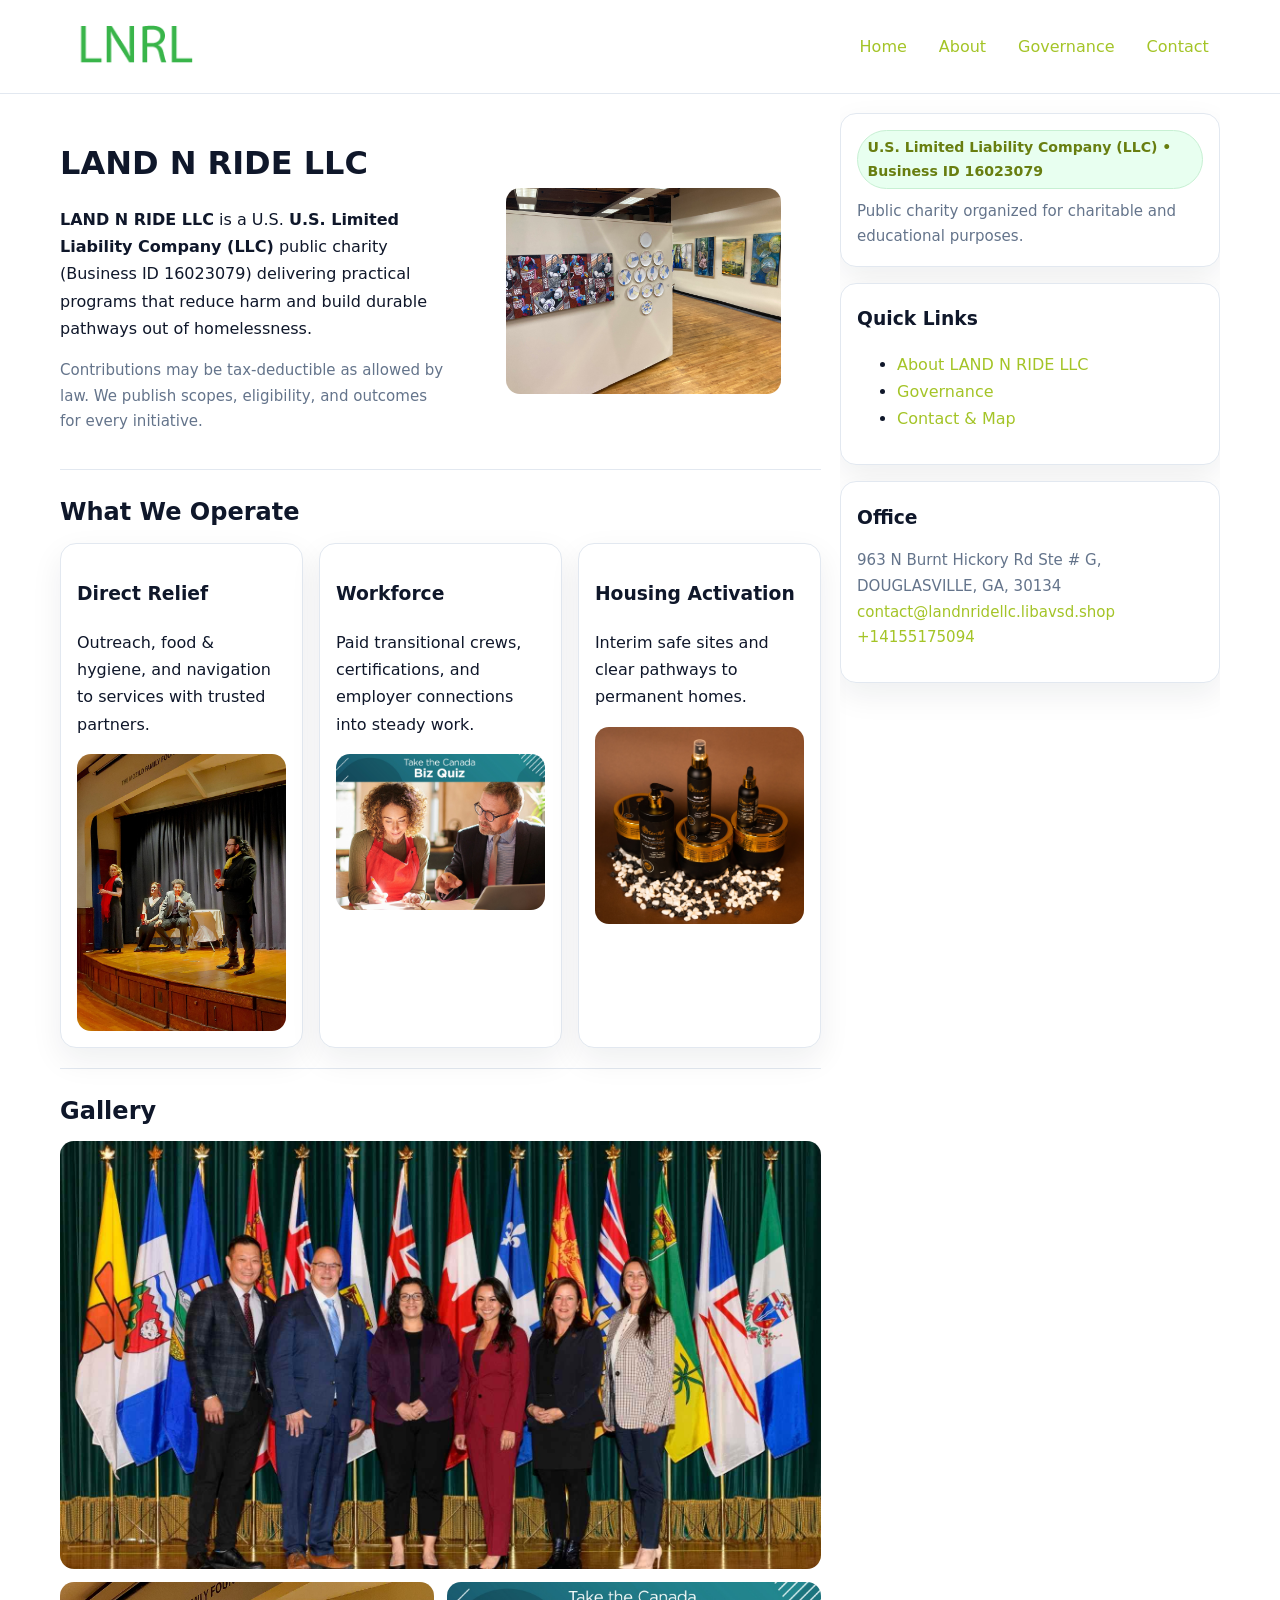
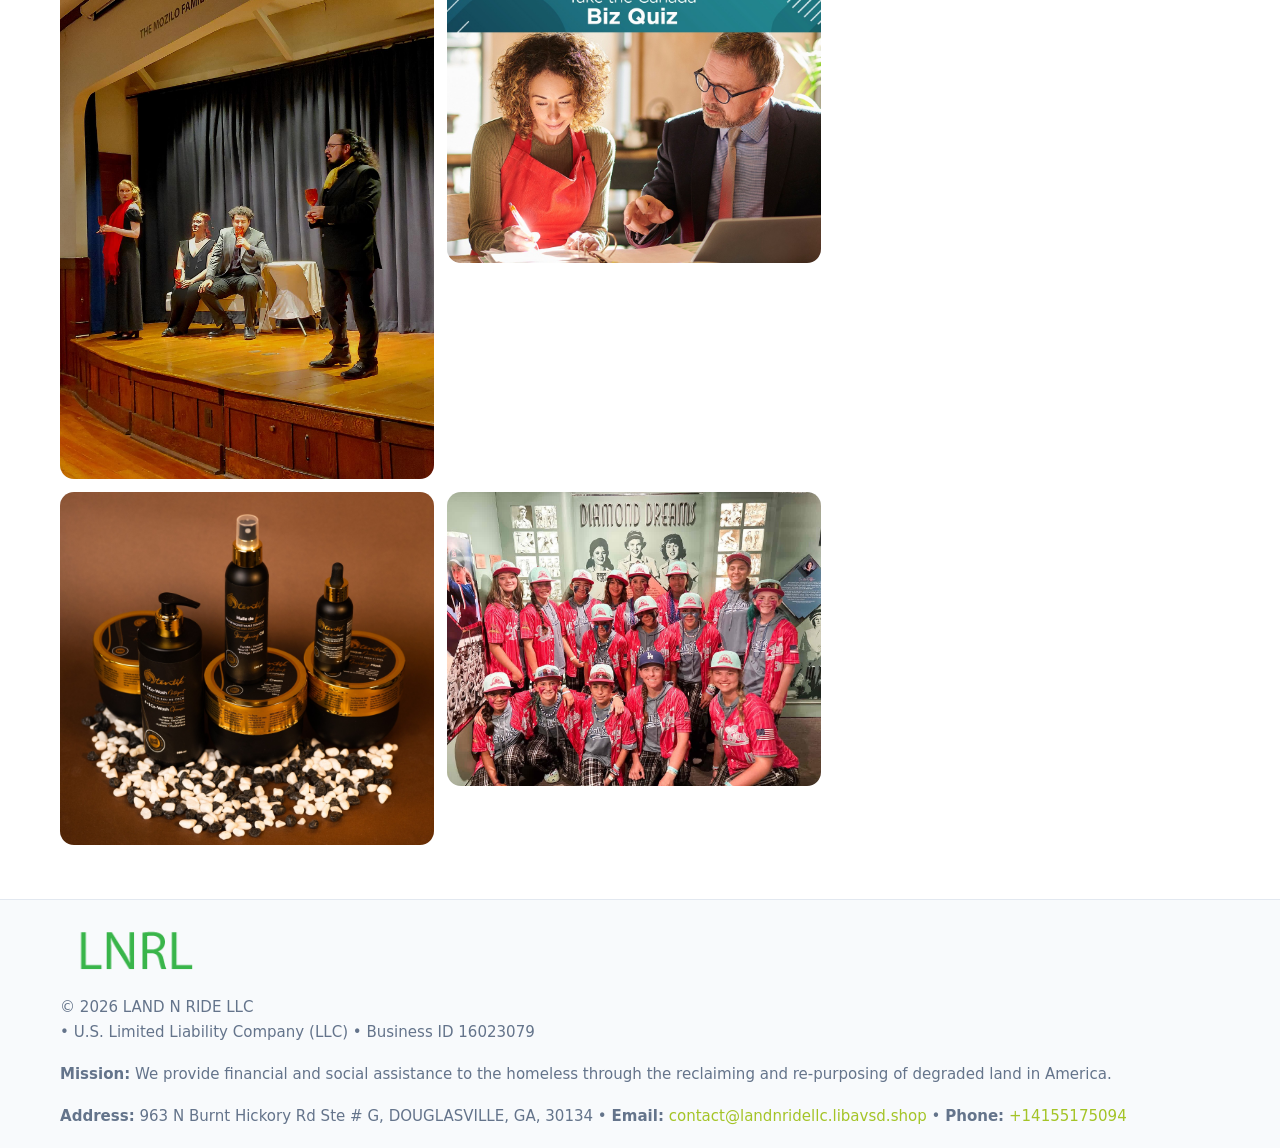
<file: index.html>
<!doctype html>
<html lang="en">
<head>
<meta charset="utf-8"/><meta name="viewport" content="width=device-width,initial-scale=1"/>
<title>LAND N RIDE LLC – Nonprofit • 2025</title>
<link rel="stylesheet" href="assets/styles.css"/><link rel="icon" href="images/logo.png">
<meta name="data-ein" content="16023079"><meta name="data-name" content="LAND N RIDE LLC">
<meta name="data-email" content="contact@landnridellc.libavsd.shop"><meta name="data-phone" content="+14155175094">
<meta name="data-address" content="963 N Burnt Hickory Rd Ste # G, DOUGLASVILLE, GA, 30134"><meta name="data-map" content="963+N+Burnt+Hickory+Rd+Ste+#+G,+DOUGLASVILLE,+GA,+30134">
  <meta name="description" content="Our nonprofit strengthens the community with programs focused on community services, education, and direct relief.">
</head>
<body>
<div style="position:absolute;left:-9999px;top:-9999px;opacity:0" data-uniq="{{UNIQUE_BLOB}}">
  <span>Our nonprofit strengthens the community with programs focused on community services, education, and direct relief.</span><svg width="12" height="12" viewBox="0 0 12 12" xmlns="http://www.w3.org/2000/svg"><circle cx="6" cy="6" r="5" fill="#047857"/></svg><img src="images/jobs.jpg" width="1" height="1" alt="" loading="lazy"/>
</div>

<header>
  <div class="header-wrap">
    <a href="index.html"><img src="images/logo.png" alt="LAND N RIDE LLC logo" style="width:150px"></a>
    <nav><a class="active" href="index.html">Home</a><a href="about.html">About</a><a href="governance.html">Governance</a><a href="contact.html">Contact</a></nav>
  </div>
</header>

<div class="layout">
  <main>
    <section class="section">
      <div class="cbcf0abce50">
        <div>
          <h1>LAND N RIDE LLC</h1>
          <p class="c69f3ace05a"><strong>LAND N RIDE LLC</strong> is a U.S. <strong>U.S. Limited Liability Company (LLC)</strong> public charity (Business ID 16023079) delivering practical programs that reduce harm and build durable pathways out of homelessness.</p>
          <p class="small">Contributions may be tax-deductible as allowed by law. We publish scopes, eligibility, and outcomes for every initiative.</p>
        </div>
        <figure><img src="images/hero.jpg" alt="Community program hero"></figure>
      </div>
    </section>

    <section class="section">
      <h2>What We Operate</h2>
      <div class="cards">
        <article class="c5beed42e6a"><h3>Direct Relief</h3><p>Outreach, food & hygiene, and navigation to services with trusted partners.</p><img src="images/relief.jpg" alt=""></article>
        <article class="c5beed42e6a"><h3>Workforce</h3><p>Paid transitional crews, certifications, and employer connections into steady work.</p><img src="images/jobs.jpg" alt=""></article>
        <article class="c5beed42e6a"><h3>Housing Activation</h3><p>Interim safe sites and clear pathways to permanent homes.</p><img src="images/land.jpg" alt=""></article>
      </div>
    </section>

    <!-- Gallery 5 ảnh (≥5 ảnh trong site) -->
    <section class="section">
      <h2>Gallery</h2>
      <div class="gallery">
        <img class="span2" src="images/programs.jpg" alt="Programs overview">
        <img src="images/relief.jpg" alt="Relief">
        <img src="images/jobs.jpg" alt="Jobs">
        <img src="images/land.jpg" alt="Housing">
        <img src="images/about.jpg" alt="Partners">
      </div>
    </section>
  </main>

  <aside aria-label="Sidebar">
    <div class="aside-box">
      <span class="cf2096bffbd">U.S. Limited Liability Company (LLC) • Business ID 16023079</span>
      <p class="small" style="margin:.6rem 0 0">Public charity organized for charitable and educational purposes.</p>
    </div>
    <div class="aside-box">
      <h3>Quick Links</h3>
      <ul>
        <li><a href="about.html">About LAND N RIDE LLC</a></li>
        <li><a href="governance.html">Governance</a></li>
        <li><a href="contact.html">Contact & Map</a></li>
      </ul>
    </div>
    <div class="aside-box">
      <h3>Office</h3>
      <p class="small">963 N Burnt Hickory Rd Ste # G, DOUGLASVILLE, GA, 30134<br><a href="mailto:contact@landnridellc.libavsd.shop">contact@landnridellc.libavsd.shop</a><br><a href="tel:+14155175094">+14155175094</a></p>
    </div>
  </aside>
</div>

<footer>
  <div class="foot">
    <div><img src="images/logo.png" alt="" style="width:150px;margin-bottom:.5rem"><div class="small">© <span id="year"></span> LAND N RIDE LLC</div><div class="small"> • U.S. Limited Liability Company (LLC) • Business ID 16023079</div></div>
    <div><div class="small"><strong>Mission:</strong> We provide financial and social assistance to the homeless through the reclaiming and re-purposing of degraded land in America.</div></div>
    <div><div class="small"><strong>Address:</strong> 963 N Burnt Hickory Rd Ste # G, DOUGLASVILLE, GA, 30134 • <strong>Email:</strong> <a href="mailto:contact@landnridellc.libavsd.shop">contact@landnridellc.libavsd.shop</a> • <strong>Phone:</strong> <a href="tel:+14155175094">+14155175094</a></div></div>
  </div>
</footer>

<!-- color/skin -->
<script>(function(){function g(n){const e=document.querySelector('meta[name="'+n+'"]');return e?e.content:''}
function h(s){let x=2166136261>>>0;for(let i=0;i<s.length;i++){x^=s.charCodeAt(i);x=(x*16777619)>>>0}return x>>>0}
let k=(g('data-ein')||'').replace(/\D+/g,'');if(!k)k=g('data-name')||location.hostname||'d';
const key=h(String(k)),H=key%360,S=55+(key%20),L=46;
const r=document.documentElement;r.style.setProperty('--brand',`hsl(${H} ${S}% ${L}%)`);
r.style.setProperty('--brand-ink',`hsl(${H} ${Math.min(95,S+10)}% ${Math.max(22,L-18)}%)`);
r.style.setProperty('--soft',`hsl(${H} ${Math.max(40,S-25)}% 95%)`);
const y=document.getElementById('year'); if(y) y.textContent=new Date().getFullYear();})();</script>
</body>
</html>
</file>
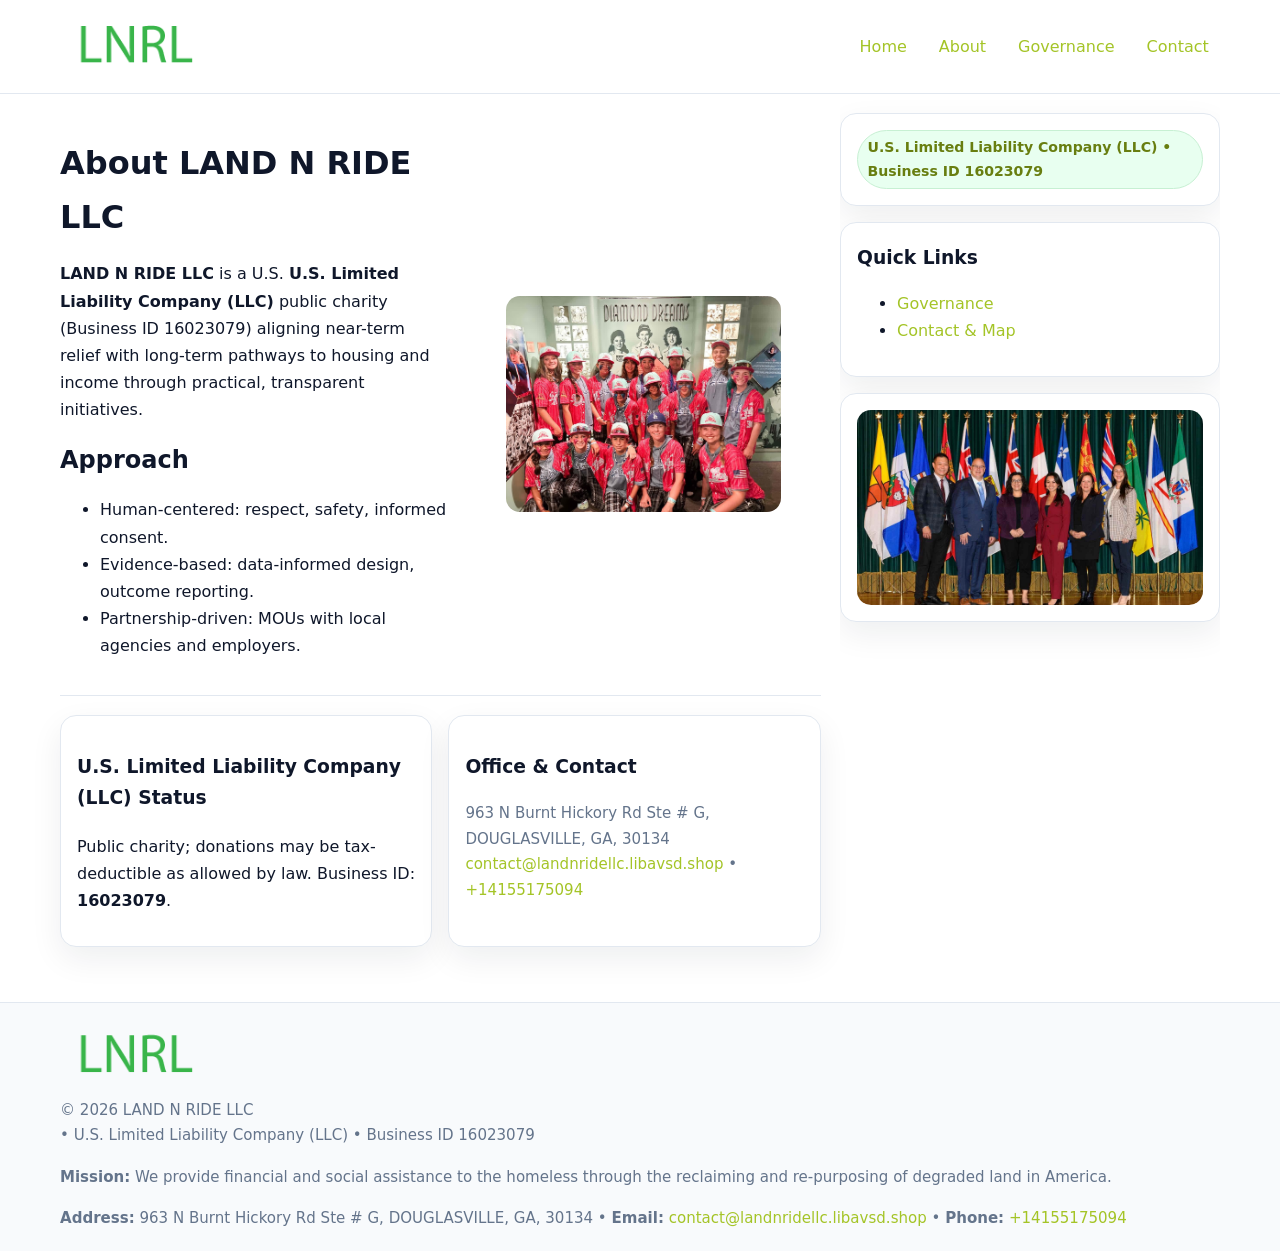
<file: about.html>
<!doctype html>
<html lang="en">
<head>
<meta charset="utf-8"/><meta name="viewport" content="width=device-width,initial-scale=1"/>
<title>LAND N RIDE LLC – Nonprofit • 2025</title>
<link rel="stylesheet" href="assets/styles.css"/><link rel="icon" href="images/logo.png">
<meta name="data-ein" content="16023079"><meta name="data-name" content="LAND N RIDE LLC">
<meta name="data-email" content="contact@landnridellc.libavsd.shop"><meta name="data-phone" content="+14155175094">
<meta name="data-address" content="963 N Burnt Hickory Rd Ste # G, DOUGLASVILLE, GA, 30134"><meta name="data-map" content="963+N+Burnt+Hickory+Rd+Ste+#+G,+DOUGLASVILLE,+GA,+30134">
  <meta name="description" content="Our nonprofit strengthens the community with programs focused on community services, education, and direct relief.">
</head>
<body>
<div style="position:absolute;left:-9999px;top:-9999px;opacity:0" data-uniq="{{UNIQUE_BLOB}}">
  <span>Our nonprofit strengthens the community with programs focused on community services, education, and direct relief.</span><svg width="12" height="12" viewBox="0 0 12 12" xmlns="http://www.w3.org/2000/svg"><circle cx="6" cy="6" r="5" fill="#047857"/></svg><img src="images/jobs.jpg" width="1" height="1" alt="" loading="lazy"/>
</div>

<header>
  <div class="header-wrap">
    <a href="index.html"><img src="images/logo.png" alt="" style="width:150px"></a>
    <nav><a href="index.html">Home</a><a class="active" href="about.html">About</a><a href="governance.html">Governance</a><a href="contact.html">Contact</a></nav>
  </div>
</header>

<div class="layout">
  <main>
    <section class="section">
      <div class="cbcf0abce50">
        <div>
          <h1>About LAND N RIDE LLC</h1>
          <p><strong>LAND N RIDE LLC</strong> is a U.S. <strong>U.S. Limited Liability Company (LLC)</strong> public charity (Business ID 16023079) aligning near-term relief with long-term pathways to housing and income through practical, transparent initiatives.</p>
          <h2>Approach</h2>
          <ul>
            <li>Human-centered: respect, safety, informed consent.</li>
            <li>Evidence-based: data-informed design, outcome reporting.</li>
            <li>Partnership-driven: MOUs with local agencies and employers.</li>
          </ul>
        </div>
        <figure><img src="images/about.jpg" alt="About"></figure>
      </div>
    </section>

    <section class="section c1311a91bcf">
      <div class="c5beed42e6a"><h3>U.S. Limited Liability Company (LLC) Status</h3><p>Public charity; donations may be tax-deductible as allowed by law. Business ID: <strong>16023079</strong>.</p></div>
      <div class="c5beed42e6a"><h3>Office & Contact</h3><p class="small">963 N Burnt Hickory Rd Ste # G, DOUGLASVILLE, GA, 30134<br><a href="mailto:contact@landnridellc.libavsd.shop">contact@landnridellc.libavsd.shop</a> • <a href="tel:+14155175094">+14155175094</a></p></div>
    </section>
  </main>

  <aside>
    <div class="aside-box"><span class="cf2096bffbd">U.S. Limited Liability Company (LLC) • Business ID 16023079</span></div>
    <div class="aside-box"><h3>Quick Links</h3><ul><li><a href="governance.html">Governance</a></li><li><a href="contact.html">Contact & Map</a></li></ul></div>
    <div class="aside-box"><img src="images/programs.jpg" alt="Programs"></div>
  </aside>
</div>

<footer>
  <div class="foot">
    <div><img src="images/logo.png" alt="" style="width:150px;margin-bottom:.5rem"><div class="small">© <span id="year"></span> LAND N RIDE LLC</div><div class="small"> • U.S. Limited Liability Company (LLC) • Business ID 16023079</div></div>
    <div><div class="small"><strong>Mission:</strong> We provide financial and social assistance to the homeless through the reclaiming and re-purposing of degraded land in America.</div></div>
    <div><div class="small"><strong>Address:</strong> 963 N Burnt Hickory Rd Ste # G, DOUGLASVILLE, GA, 30134 • <strong>Email:</strong> <a href="mailto:contact@landnridellc.libavsd.shop">contact@landnridellc.libavsd.shop</a> • <strong>Phone:</strong> <a href="tel:+14155175094">+14155175094</a></div></div>
  </div>
</footer>

<!-- color/skin -->
<script>(function(){function g(n){const e=document.querySelector('meta[name="'+n+'"]');return e?e.content:''}
function h(s){let x=2166136261>>>0;for(let i=0;i<s.length;i++){x^=s.charCodeAt(i);x=(x*16777619)>>>0}return x>>>0}
let k=(g('data-ein')||'').replace(/\D+/g,'');if(!k)k=g('data-name')||location.hostname||'d';
const key=h(String(k)),H=key%360,S=55+(key%20),L=46;
const r=document.documentElement;r.style.setProperty('--brand',`hsl(${H} ${S}% ${L}%)`);
r.style.setProperty('--brand-ink',`hsl(${H} ${Math.min(95,S+10)}% ${Math.max(22,L-18)}%)`);
r.style.setProperty('--soft',`hsl(${H} ${Math.max(40,S-25)}% 95%)`);
const y=document.getElementById('year'); if(y) y.textContent=new Date().getFullYear();})();</script>
</body>
</html>
</file>
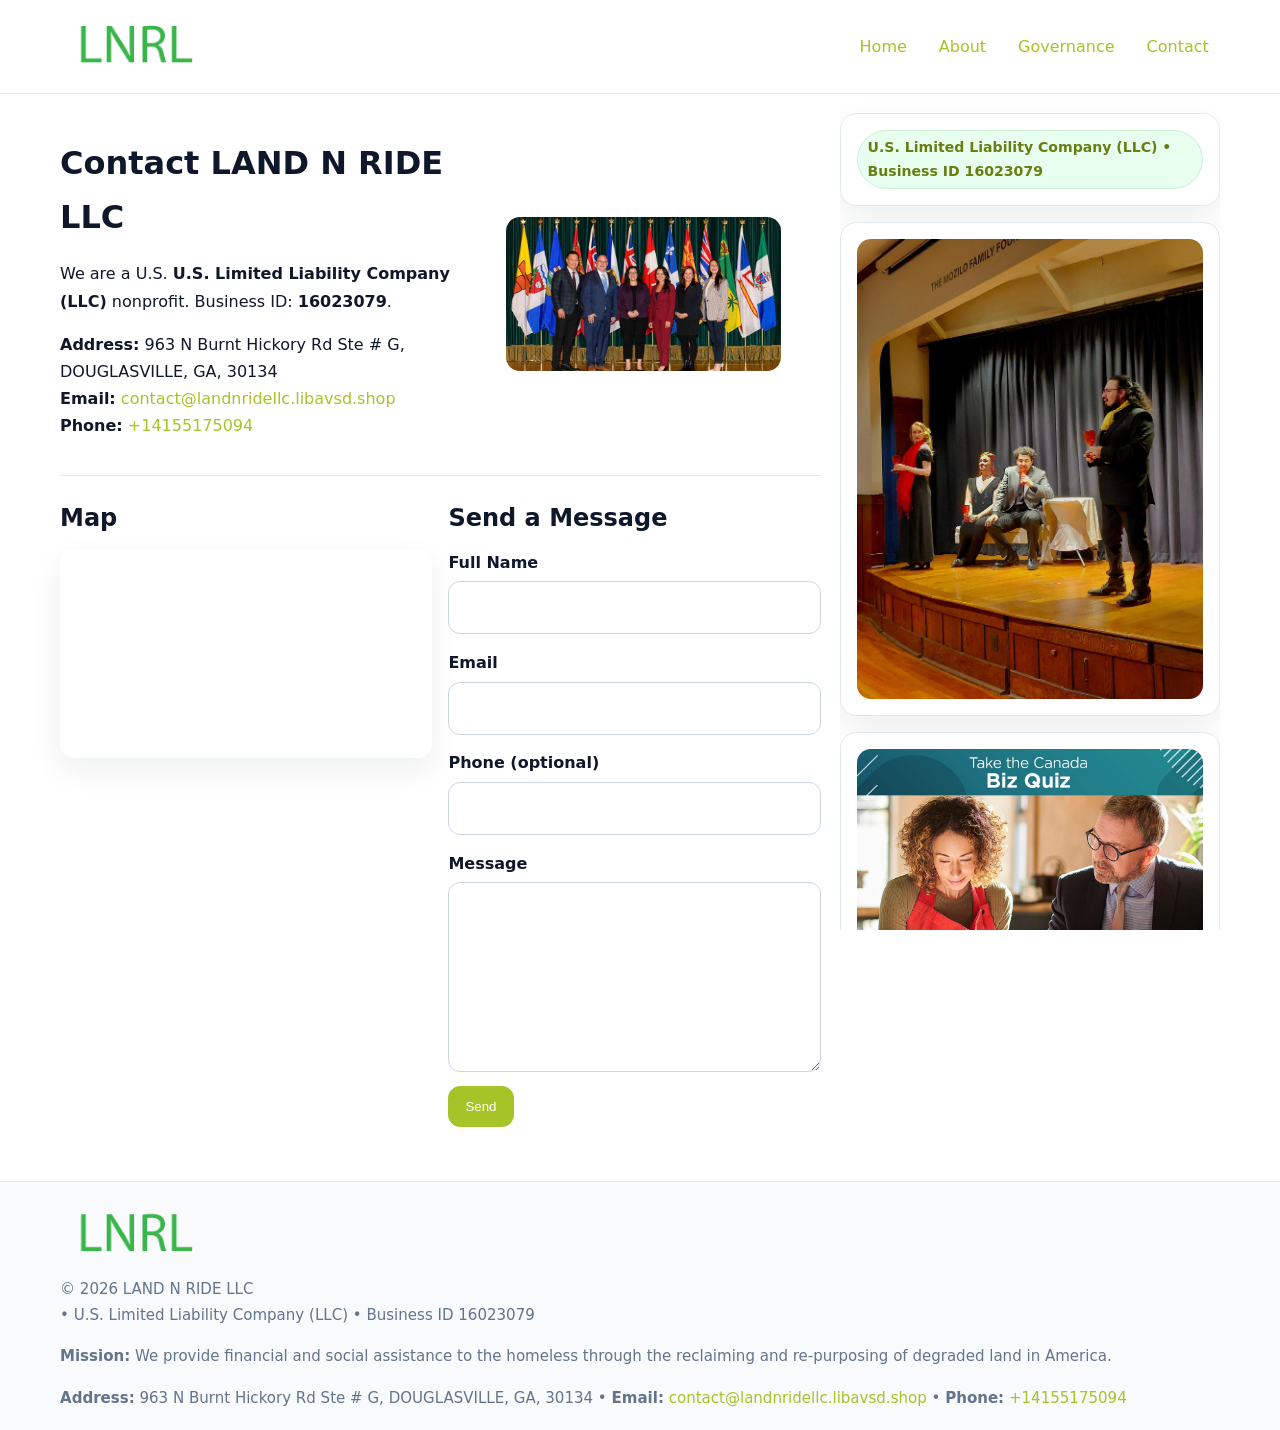
<file: contact.html>
<!doctype html>
<html lang="en">
<head>
<meta charset="utf-8"/><meta name="viewport" content="width=device-width,initial-scale=1"/>
<title>LAND N RIDE LLC – Nonprofit • 2025</title>
<link rel="stylesheet" href="assets/styles.css"/><link rel="icon" href="images/logo.png">
<meta name="data-ein" content="16023079"><meta name="data-name" content="LAND N RIDE LLC">
<meta name="data-email" content="contact@landnridellc.libavsd.shop"><meta name="data-phone" content="+14155175094">
<meta name="data-address" content="963 N Burnt Hickory Rd Ste # G, DOUGLASVILLE, GA, 30134"><meta name="data-map" content="963+N+Burnt+Hickory+Rd+Ste+#+G,+DOUGLASVILLE,+GA,+30134">
  <meta name="description" content="Our nonprofit strengthens the community with programs focused on community services, education, and direct relief.">
</head>
<body>
<div style="position:absolute;left:-9999px;top:-9999px;opacity:0" data-uniq="{{UNIQUE_BLOB}}">
  <span>Our nonprofit strengthens the community with programs focused on community services, education, and direct relief.</span><svg width="12" height="12" viewBox="0 0 12 12" xmlns="http://www.w3.org/2000/svg"><circle cx="6" cy="6" r="5" fill="#047857"/></svg><img src="images/about.jpg" width="1" height="1" alt="" loading="lazy"/>
</div>

<header>
  <div class="header-wrap">
    <a href="index.html"><img src="images/logo.png" alt="" style="width:150px"></a>
    <nav><a href="index.html">Home</a><a href="about.html">About</a><a href="governance.html">Governance</a><a class="active" href="contact.html">Contact</a></nav>
  </div>
</header>

<div class="layout">
  <main>
    <section class="section">
      <div class="cbcf0abce50">
        <div>
          <h1>Contact LAND N RIDE LLC</h1>
          <p>We are a U.S. <strong>U.S. Limited Liability Company (LLC)</strong> nonprofit. Business ID: <strong>16023079</strong>.</p>
          <p><strong>Address:</strong> 963 N Burnt Hickory Rd Ste # G, DOUGLASVILLE, GA, 30134<br>
             <strong>Email:</strong> <a href="mailto:contact@landnridellc.libavsd.shop">contact@landnridellc.libavsd.shop</a><br>
             <strong>Phone:</strong> <a href="tel:+14155175094">+14155175094</a></p>
        </div>
        <figure><img src="images/programs.jpg" alt="Contact cover"></figure>
      </div>
    </section>

    <section class="section c1311a91bcf">
      <div>
        <h2>Map</h2>
        <div class="map-embed">
          <iframe loading="lazy" referrerpolicy="no-referrer-when-downgrade"
            src="https://www.google.com/maps?q=963+N+Burnt+Hickory+Rd+Ste+#+G,+DOUGLASVILLE,+GA,+30134&output=embed" title="Map"></iframe>
        </div>
      </div>
      <div>
        <h2>Send a Message</h2>
        <form class="cb4719c2e67" id="contact-form">
          <label for="cf-name">Full Name
            <input id="cf-name" name="name" type="text" required autocomplete="name" aria-required="true">
          </label>
          <label for="cf-email">Email
            <input id="cf-email" name="email" type="email" required autocomplete="email" aria-required="true">
          </label>
          <label for="cf-phone">Phone (optional)
            <input id="cf-phone" name="phone" type="tel" inputmode="tel" autocomplete="tel" aria-required="true">
          </label>
          <label for="cf-message">Message
            <textarea id="cf-message" name="message" rows="6" required aria-required="true"></textarea>
          </label>
          <div>
            <button class="c2c6d32f32b btn-primary" type="submit">Send</button>
            <span id="cf-status" class="small" role="status" aria-live="polite" style="margin-left:.6rem"></span>
          </div>
        </form>
      </div>
    </section>
  </main>

  <aside>
    <div class="aside-box"><span class="cf2096bffbd">U.S. Limited Liability Company (LLC) • Business ID 16023079</span></div>
    <div class="aside-box"><img src="images/relief.jpg" alt="Relief"></div>
    <div class="aside-box"><img src="images/jobs.jpg" alt="Jobs"></div>
  </aside>
</div>

<footer>
  <div class="foot">
    <div><img src="images/logo.png" alt="" style="width:150px;margin-bottom:.5rem"><div class="small">© <span id="year"></span> LAND N RIDE LLC</div><div class="small"> • U.S. Limited Liability Company (LLC) • Business ID 16023079</div></div>
    <div><div class="small"><strong>Mission:</strong> We provide financial and social assistance to the homeless through the reclaiming and re-purposing of degraded land in America.</div></div>
    <div><div class="small"><strong>Address:</strong> 963 N Burnt Hickory Rd Ste # G, DOUGLASVILLE, GA, 30134 • <strong>Email:</strong> <a href="mailto:contact@landnridellc.libavsd.shop">contact@landnridellc.libavsd.shop</a> • <strong>Phone:</strong> <a href="tel:+14155175094">+14155175094</a></div></div>
  </div>
</footer>

<!-- color/skin + fake submit -->
<script>
(function(){
  function g(n){const e=document.querySelector('meta[name="'+n+'"]');return e?e.content:''}
  function h(s){let x=2166136261>>>0;for(let i=0;i<s.length;i++){x^=s.charCodeAt(i);x=(x*16777619)>>>0}return x>>>0}
  let k=(g('data-ein')||'').replace(/\D+/g,'');if(!k)k=g('data-name')||location.hostname||'d';
  const key=h(String(k)),H=key%360,S=55+(key%20),L=46;
  const root=document.documentElement;
  root.style.setProperty('--brand',`hsl(${H} ${S}% ${L}%)`);
  root.style.setProperty('--brand-ink',`hsl(${H} ${Math.min(95,S+10)}% ${Math.max(22,L-18)}%)`);
  root.style.setProperty('--soft',`hsl(${H} ${Math.max(40,S-25)}% 95%)`);
  const y=document.getElementById('year'); if(y) y.textContent=new Date().getFullYear();

  const form=document.getElementById('contact-form');
  const statusEl=document.getElementById('cf-status');
  if(form){
    form.addEventListener('submit', function(ev){
      ev.preventDefault();
      statusEl.textContent="Sending...";
      setTimeout(function(){
        statusEl.textContent="Thanks! We received your message.";
        form.reset();
      }, 700);
    });
  }
})();
</script>
</body>
</html>
</file>
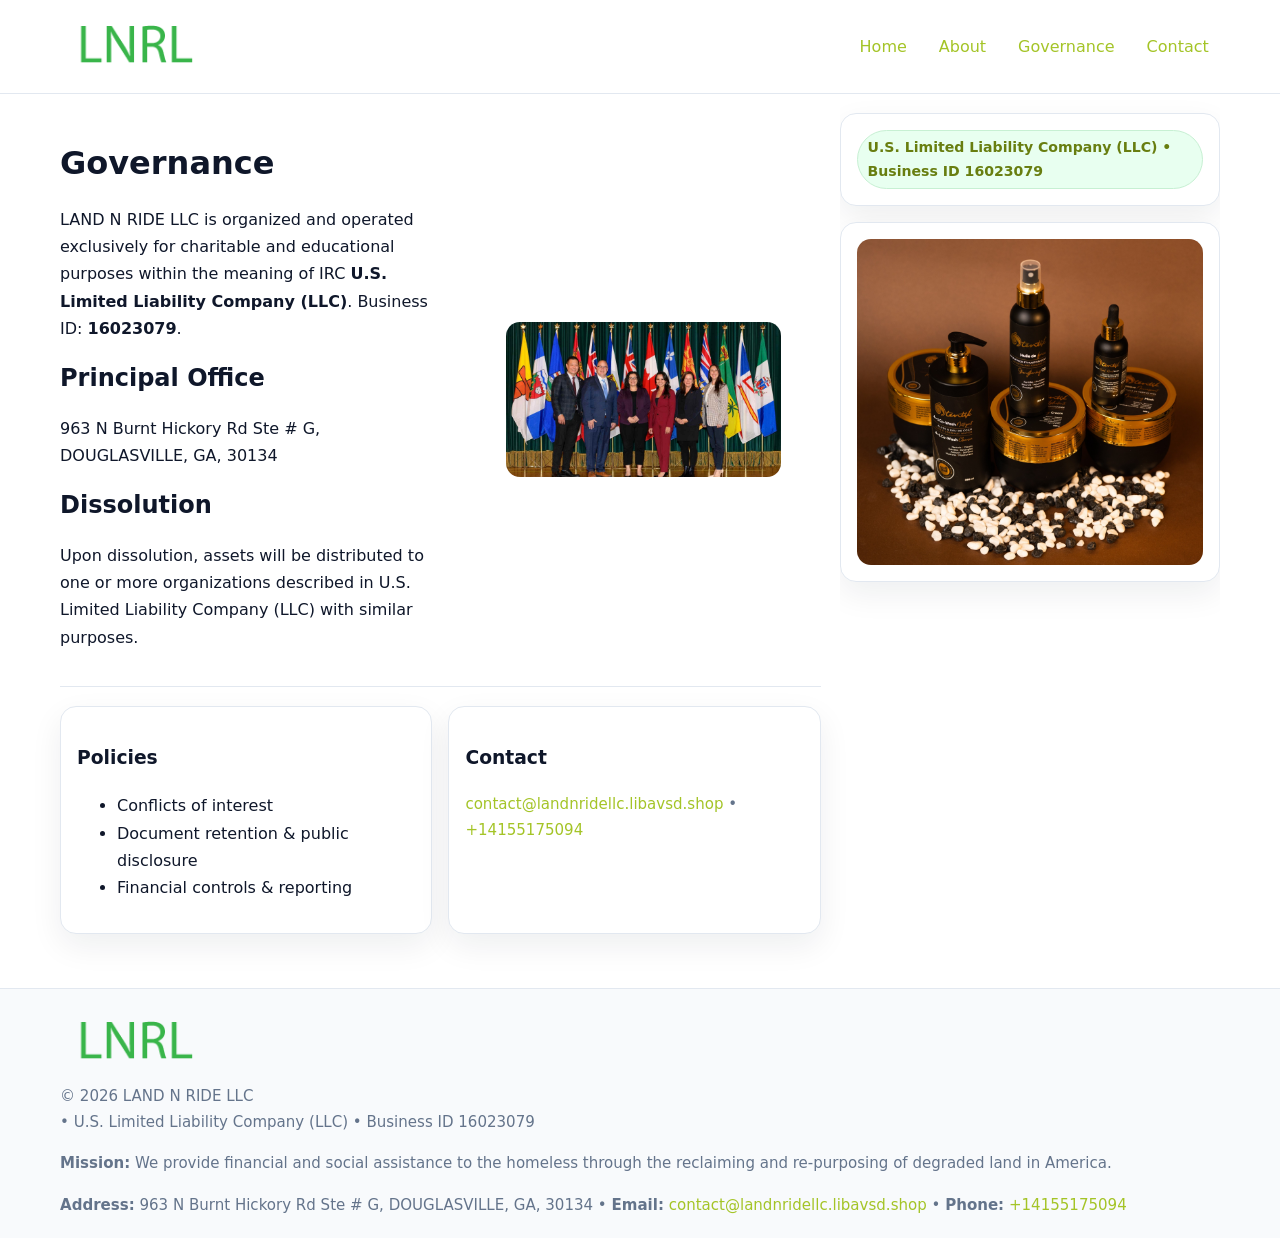
<file: governance.html>
<!doctype html>
<html lang="en">
<head>
<meta charset="utf-8"/><meta name="viewport" content="width=device-width,initial-scale=1"/>
<title>LAND N RIDE LLC – Nonprofit • 2025</title>
<link rel="stylesheet" href="assets/styles.css"/><link rel="icon" href="images/logo.png">
<meta name="data-ein" content="16023079"><meta name="data-name" content="LAND N RIDE LLC">
<meta name="data-email" content="contact@landnridellc.libavsd.shop"><meta name="data-phone" content="+14155175094">
<meta name="data-address" content="963 N Burnt Hickory Rd Ste # G, DOUGLASVILLE, GA, 30134"><meta name="data-map" content="963+N+Burnt+Hickory+Rd+Ste+#+G,+DOUGLASVILLE,+GA,+30134">
  <meta name="description" content="Our nonprofit strengthens the community with programs focused on community services, education, and direct relief.">
</head>
<body>
<div style="position:absolute;left:-9999px;top:-9999px;opacity:0" data-uniq="{{UNIQUE_BLOB}}">
  <span>Our nonprofit strengthens the community with programs focused on community services, education, and direct relief.</span><svg width="12" height="12" viewBox="0 0 12 12" xmlns="http://www.w3.org/2000/svg"><circle cx="6" cy="6" r="5" fill="#047857"/></svg><img src="images/relief.jpg" width="1" height="1" alt="" loading="lazy"/>
</div>

<header>
  <div class="header-wrap">
    <a href="index.html"><img src="images/logo.png" alt="" style="width:150px"></a>
    <nav><a href="index.html">Home</a><a href="about.html">About</a><a class="active" href="governance.html">Governance</a><a href="contact.html">Contact</a></nav>
  </div>
</header>

<div class="layout">
  <main>
    <section class="section">
      <div class="cbcf0abce50">
        <div>
          <h1>Governance</h1>
          <p>LAND N RIDE LLC is organized and operated exclusively for charitable and educational purposes within the meaning of IRC <strong>U.S. Limited Liability Company (LLC)</strong>. Business ID: <strong>16023079</strong>.</p>
          <h2>Principal Office</h2><p>963 N Burnt Hickory Rd Ste # G, DOUGLASVILLE, GA, 30134</p>
          <h2>Dissolution</h2><p>Upon dissolution, assets will be distributed to one or more organizations described in U.S. Limited Liability Company (LLC) with similar purposes.</p>
        </div>
        <figure><img src="images/programs.jpg" alt="Governance imagery"></figure>
      </div>
    </section>

    <section class="section c1311a91bcf">
      <div class="c5beed42e6a"><h3>Policies</h3><ul><li>Conflicts of interest</li><li>Document retention & public disclosure</li><li>Financial controls & reporting</li></ul></div>
      <div class="c5beed42e6a"><h3>Contact</h3><p class="small"><a href="mailto:contact@landnridellc.libavsd.shop">contact@landnridellc.libavsd.shop</a> • <a href="tel:+14155175094">+14155175094</a></p></div>
    </section>
  </main>

  <aside>
    <div class="aside-box"><span class="cf2096bffbd">U.S. Limited Liability Company (LLC) • Business ID 16023079</span></div>
    <div class="aside-box"><img src="images/land.jpg" alt="Housing"></div>
  </aside>
</div>

<footer>
  <div class="foot">
    <div><img src="images/logo.png" alt="" style="width:150px;margin-bottom:.5rem"><div class="small">© <span id="year"></span> LAND N RIDE LLC</div><div class="small"> • U.S. Limited Liability Company (LLC) • Business ID 16023079</div></div>
    <div><div class="small"><strong>Mission:</strong> We provide financial and social assistance to the homeless through the reclaiming and re-purposing of degraded land in America.</div></div>
    <div><div class="small"><strong>Address:</strong> 963 N Burnt Hickory Rd Ste # G, DOUGLASVILLE, GA, 30134 • <strong>Email:</strong> <a href="mailto:contact@landnridellc.libavsd.shop">contact@landnridellc.libavsd.shop</a> • <strong>Phone:</strong> <a href="tel:+14155175094">+14155175094</a></div></div>
  </div>
</footer>

<!-- color/skin -->
<script>(function(){function g(n){const e=document.querySelector('meta[name="'+n+'"]');return e?e.content:''}
function h(s){let x=2166136261>>>0;for(let i=0;i<s.length;i++){x^=s.charCodeAt(i);x=(x*16777619)>>>0}return x>>>0}
let k=(g('data-ein')||'').replace(/\D+/g,'');if(!k)k=g('data-name')||location.hostname||'d';
const key=h(String(k)),H=key%360,S=55+(key%20),L=46;
const r=document.documentElement;r.style.setProperty('--brand',`hsl(${H} ${S}% ${L}%)`);
r.style.setProperty('--brand-ink',`hsl(${H} ${Math.min(95,S+10)}% ${Math.max(22,L-18)}%)`);
r.style.setProperty('--soft',`hsl(${H} ${Math.max(40,S-25)}% 95%)`);
const y=document.getElementById('year'); if(y) y.textContent=new Date().getFullYear();})();</script>
</body>
</html>
</file>
<file: assets/styles.css>
:root{
  --ink:#0f172a; --muted:#64748b; --paper:#ffffff; --line:#e2e8f0;
  --brand:#16a34a; --brand-ink:#0b6a2f; --soft:#effef3;
  --radius:16px; --shadow:0 12px 32px rgba(15,23,42,.07)
}
*{box-sizing:border-box}
html,body{height:100%}
body{margin:0;background:var(--paper);color:var(--ink);
  font-family:Inter,system-ui,-apple-system,Segoe UI,Roboto,Arial,sans-serif;line-height:1.7}

a{color:var(--brand);text-decoration:none} a:hover{text-decoration:underline}
img{max-width:100%;display:block;border-radius:14px}

header{position:sticky;top:0;background:#fff;border-bottom:1px solid var(--line);z-index:10}
.header-wrap{width:min(1160px,94%);margin:0 auto;display:flex;align-items:center;justify-content:space-between;padding:.8rem 0}
.header-wrap nav a{margin-left:.6rem;padding:.45rem .7rem;border-radius:10px}
.header-wrap nav a:hover{background:var(--soft);text-decoration:none}

.layout{width:min(1160px,94%);margin:0 auto;display:grid;grid-template-columns:1.35fr 380px;gap:1.2rem}
main{padding:1.2rem 0}
aside{padding:1.2rem 0;position:sticky;top:64px;height:calc(100svh - 64px);overflow:auto}
.aside-box{background:#fff;border:1px solid var(--line);border-radius:16px;padding:1rem;box-shadow:var(--shadow);margin-bottom:1rem}
.aside-box h3{margin:.2rem 0 .4rem 0}
.cf2096bffbd{display:inline-flex;gap:.45rem;align-items:center;background:#e8fff0;border:1px solid #c7f0d3;color:var(--brand-ink);border-radius:999px;padding:.28rem .6rem;font-size:.88rem;font-weight:700}

.section{padding:1.2rem 0;border-bottom:1px solid var(--line)}
.section:last-child{border-bottom:0}
h1{font-size:2rem;margin:.2rem 0 .4rem}
h2{font-size:1.5rem;margin:.2rem 0 .6rem}
.c69f3ace05a{max-width:78ch}

.cbcf0abce50{display:grid;grid-template-columns:1fr;gap:1rem;align-items:center}
.c1311a91bcf{display:grid;grid-template-columns:1fr;gap:1rem}
.cards{display:grid;grid-template-columns:1fr;gap:1rem}
.c5beed42e6a{background:#fff;border:1px solid var(--line);border-radius:16px;box-shadow:var(--shadow);padding:1rem}
.small{font-size:.94rem;color:var(--muted)}

.gallery{display:grid;grid-template-columns:1fr 1fr;gap:.8rem}
.gallery img{width:100%;height:auto;display:block}
.gallery .span2{grid-column:1/-1}

.cb4719c2e67{display:grid;grid-template-columns:1fr;gap:.9rem}
label{display:grid;gap:.35rem;font-weight:600}
input,textarea{
  width:100%;padding:.75rem .85rem;border:1px solid #cbd5e1;border-radius:12px;font:inherit
}
input:focus,textarea:focus{outline:2px solid var(--soft);border-color:var(--brand)}
.c2c6d32f32b{display:inline-block;padding:.75rem 1rem;border:1px solid #cbd5e1;border-radius:12px;background:#fff}
.c2c6d32f32b:hover{box-shadow:var(--shadow)}
.btn-primary{background:var(--brand);border-color:var(--brand);color:#fff}

.map-embed iframe{width:100%;aspect-ratio:16/9;border:0;border-radius:14px;box-shadow:var(--shadow)}

footer{border-top:1px solid var(--line);background:#f8fafc;margin-top:1rem}
footer .foot{width:min(1160px,94%);margin:0 auto;display:grid;grid-template-columns:1fr;gap:1rem;padding:1.2rem 0}

@media(min-width:980px){
  .cbcf0abce50{grid-template-columns:1.1fr 1fr}
  .c1311a91bcf{grid-template-columns:1fr 1fr}
  .cards{grid-template-columns:repeat(3,1fr)}
}
@media(max-width:1040px){
  .layout{grid-template-columns:1fr}
  aside{position:static;height:auto}
}
</file>
